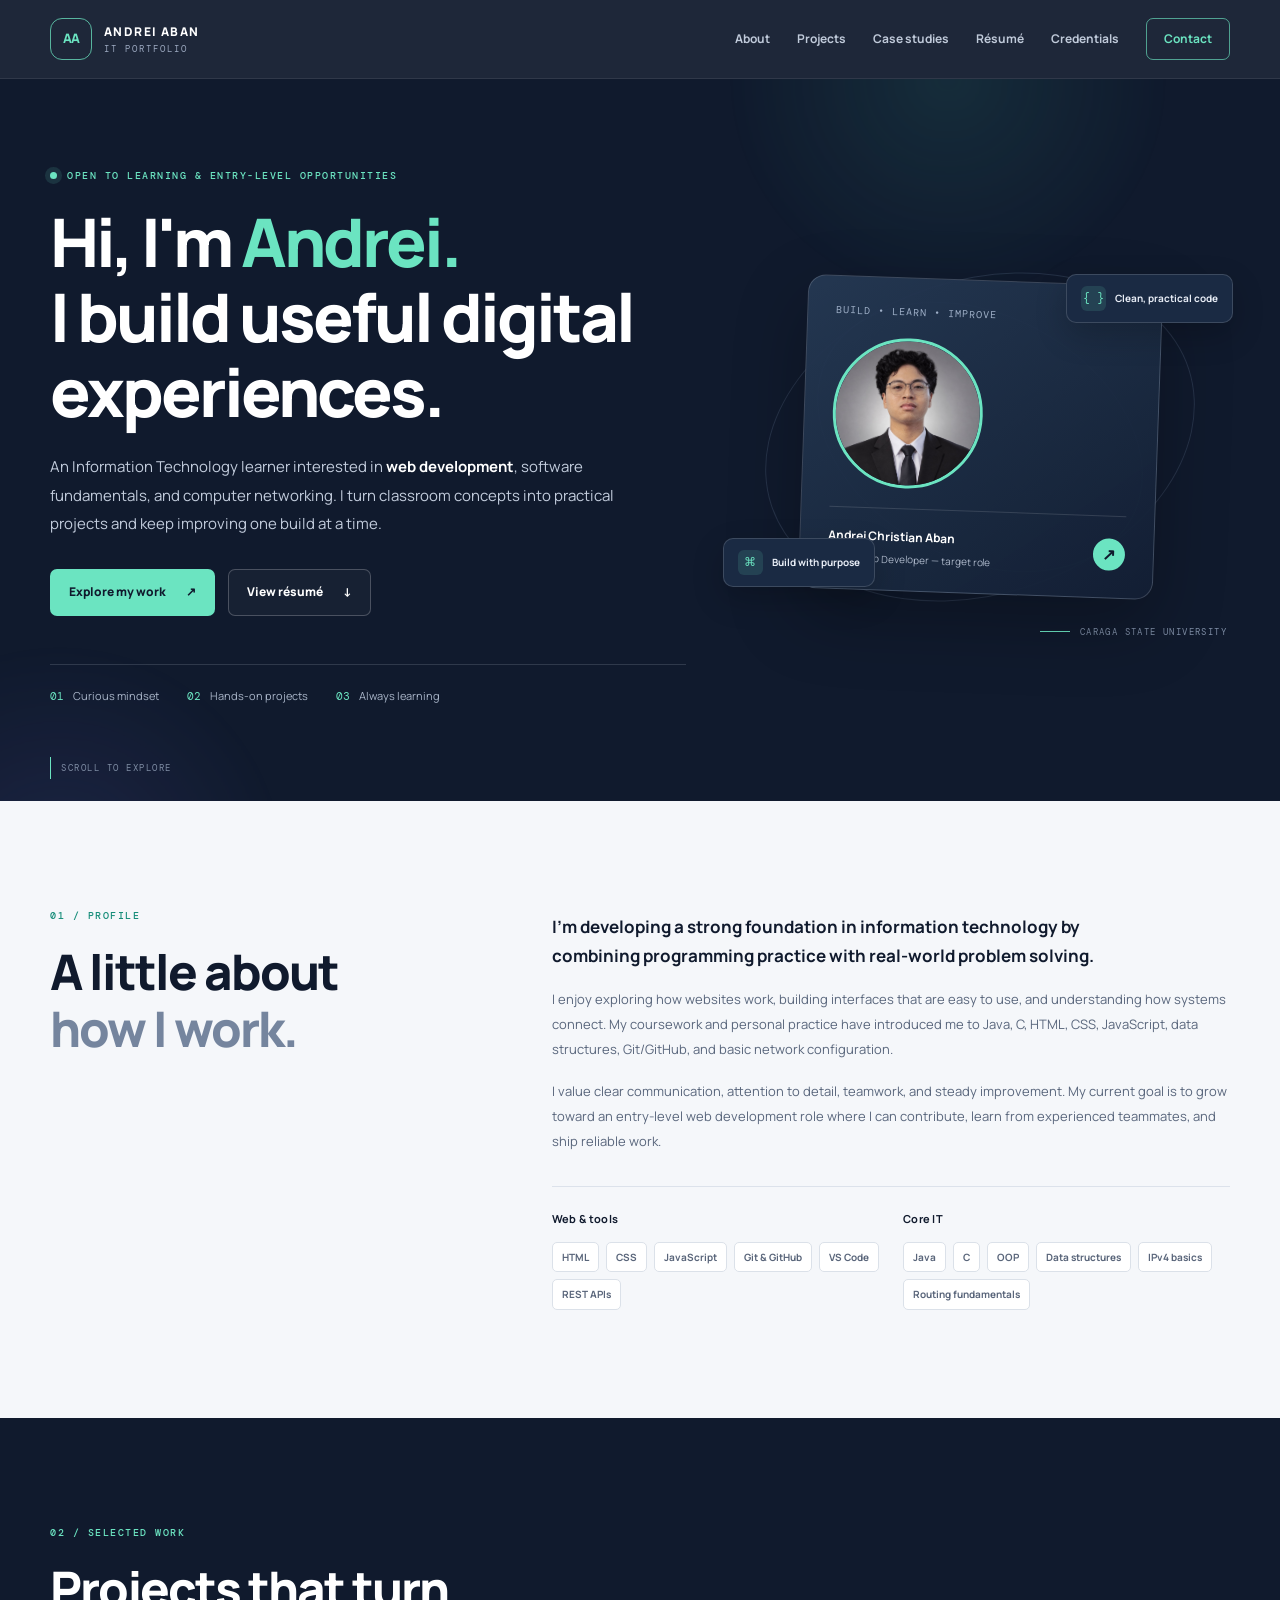
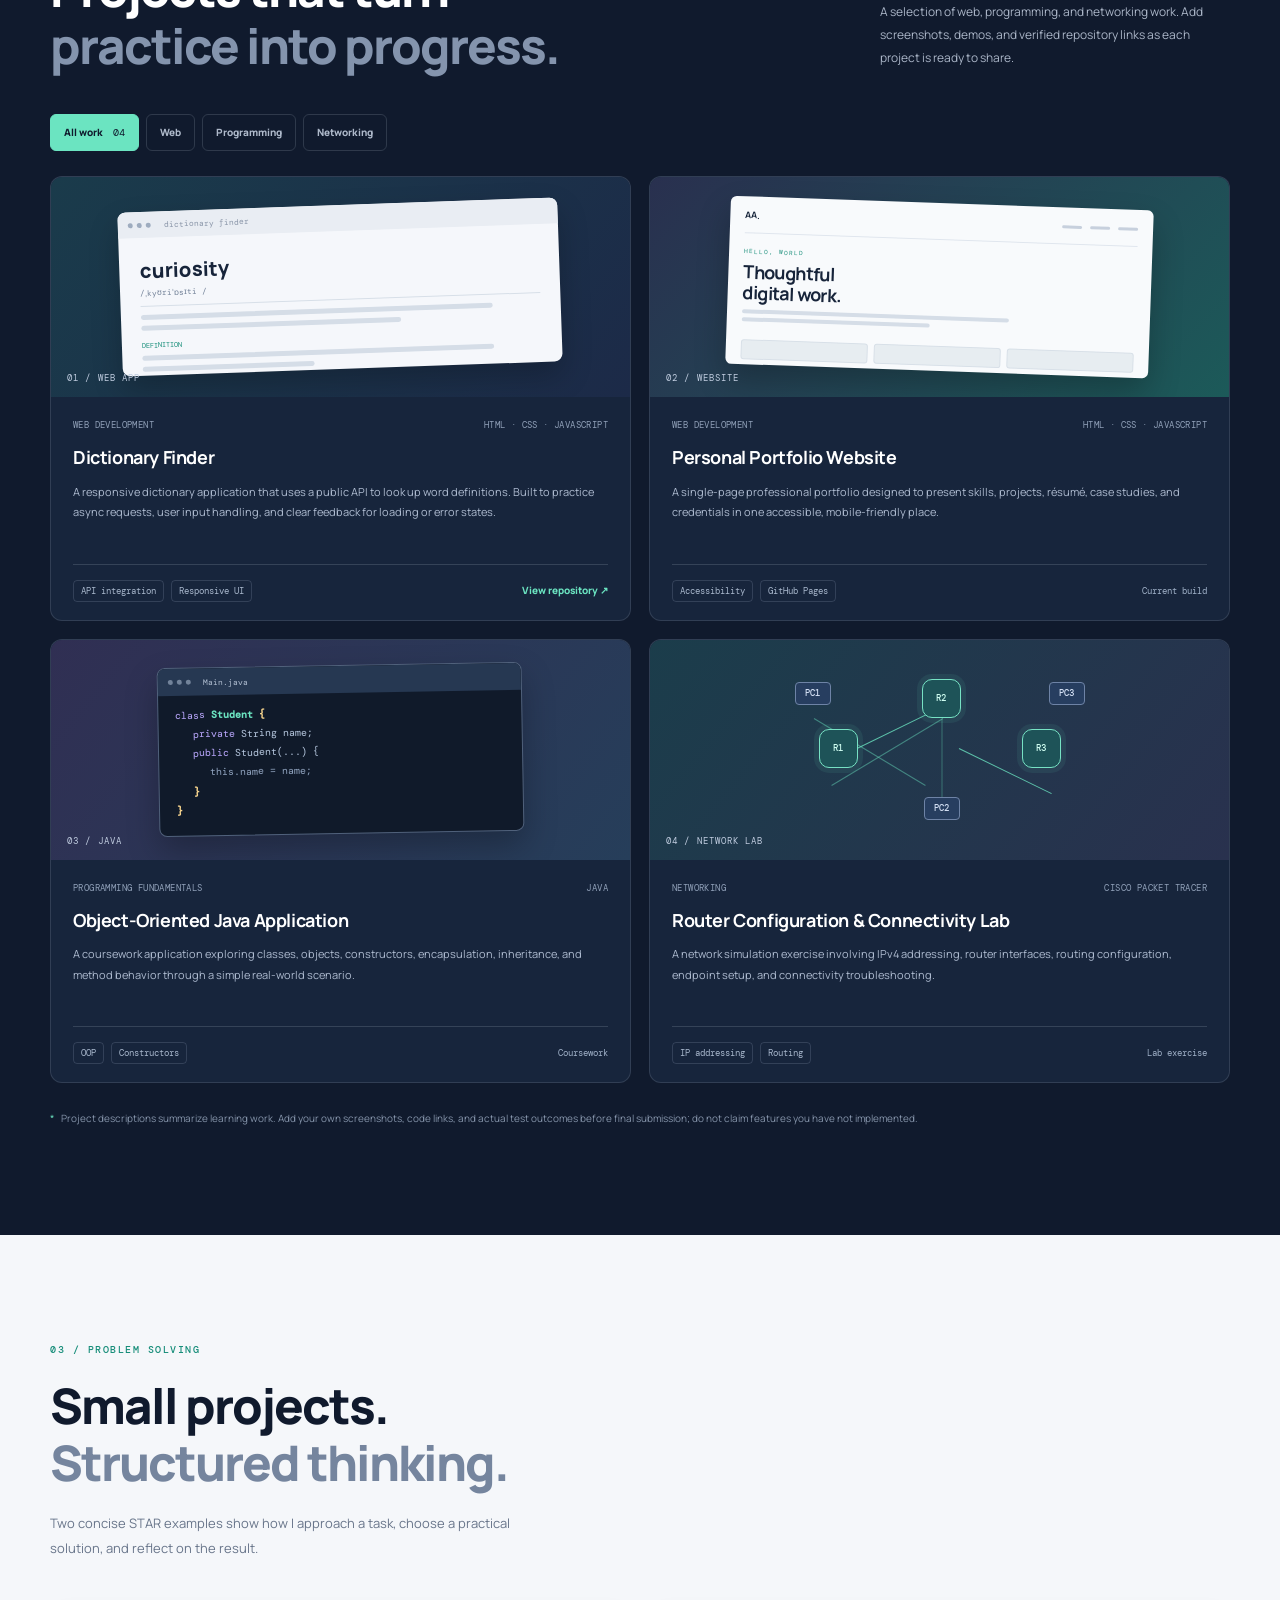
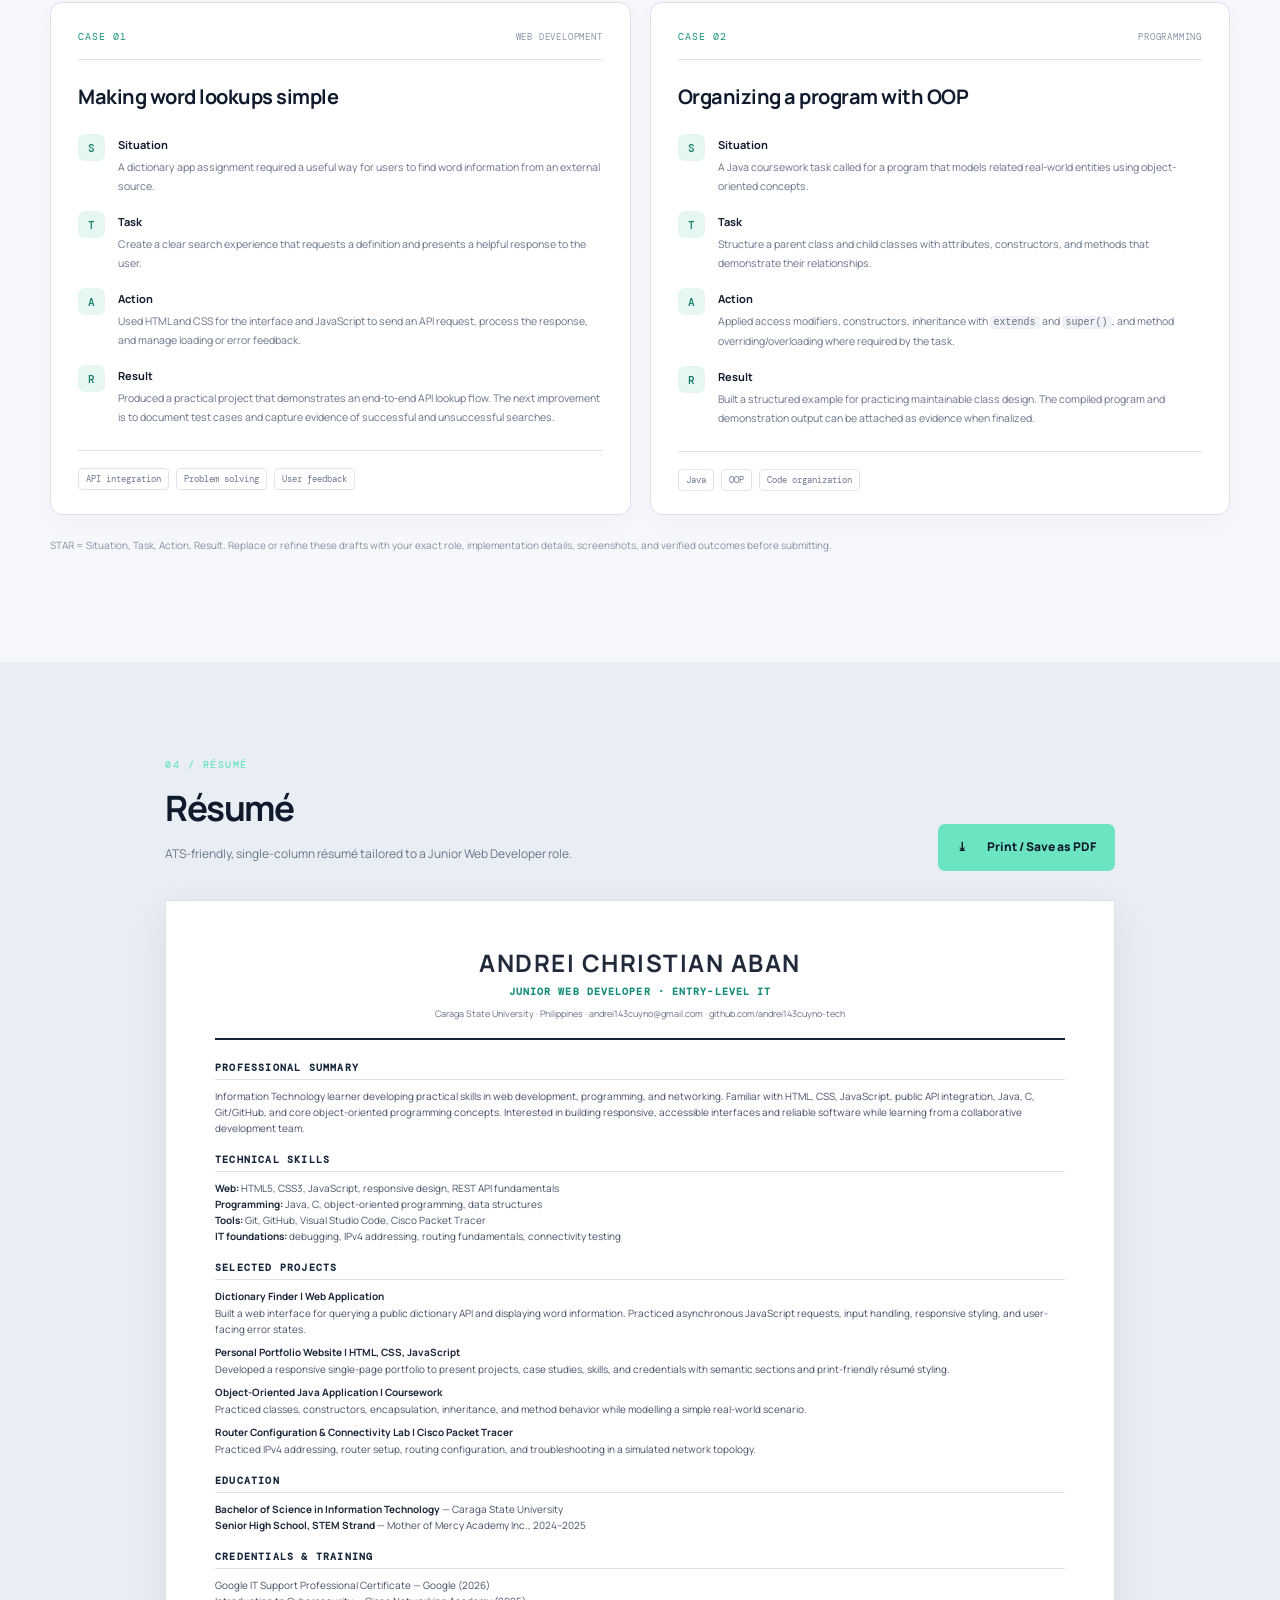
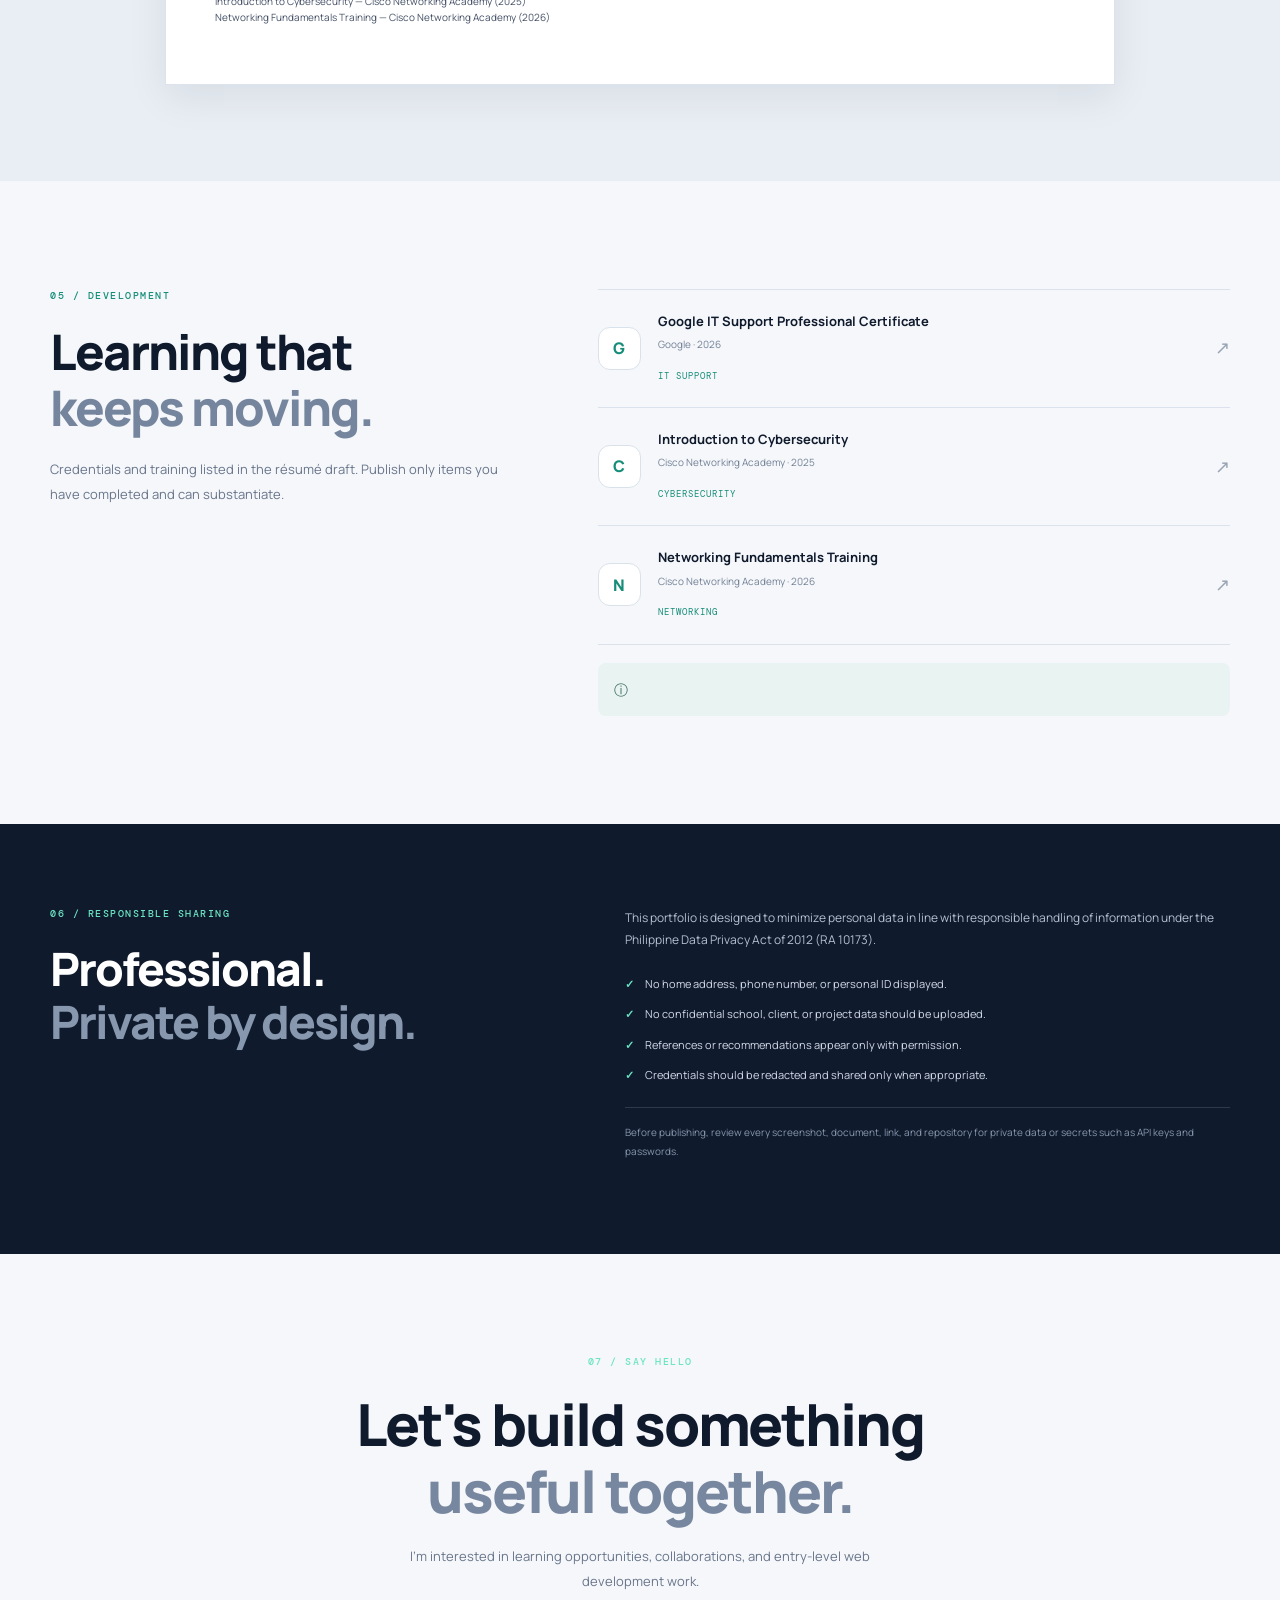
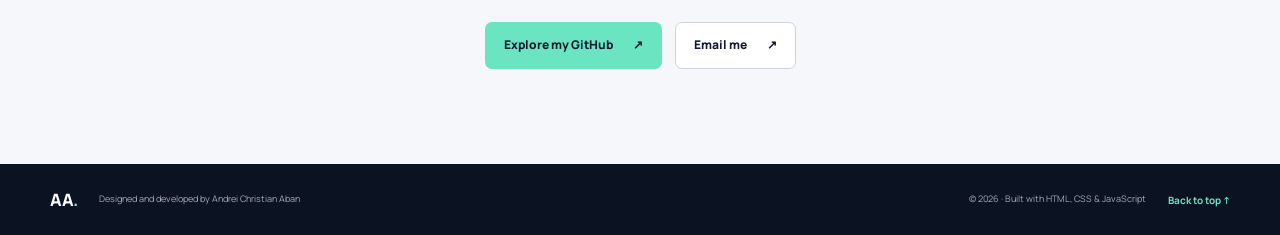
<file: index.html>
<!doctype html>
<html lang="en">
<head>
  <meta charset="utf-8">
  <meta name="viewport" content="width=device-width, initial-scale=1">
  <meta name="description" content="Andrei Christian Aban's professional portfolio featuring web development, programming, networking, and academic IT projects.">
  <meta name="theme-color" content="#101a2d">
  <title>Andrei Christian Aban | IT Portfolio</title>
  <link rel="stylesheet" href="styles.css">
  <script src="script.js" defer></script>
</head>
<body>
  <a class="skip-link" href="#main">Skip to content</a>

  <header class="site-header">
    <div class="container nav-wrap">
      <a class="brand" href="#home" aria-label="Andrei Aban home">
        <span class="brand-mark">AA</span>
        <span class="brand-text">ANDREI ABAN<span class="brand-sub">IT PORTFOLIO</span></span>
      </a>
      <button class="menu-toggle" id="menu-toggle" type="button" aria-expanded="false" aria-controls="primary-nav" aria-label="Open navigation menu">
        <span></span><span></span><span></span>
      </button>
      <nav class="primary-nav" id="primary-nav" aria-label="Primary navigation">
        <a href="#about">About</a>
        <a href="#projects">Projects</a>
        <a href="#case-studies">Case studies</a>
        <a href="#resume">Résumé</a>
        <a href="#credentials">Credentials</a>
        <a class="nav-cta" href="#contact">Contact</a>
      </nav>
    </div>
  </header>

  <main id="main">
    <section class="hero section" id="home" aria-labelledby="hero-title">
      <div class="hero-glow glow-one" aria-hidden="true"></div>
      <div class="hero-glow glow-two" aria-hidden="true"></div>
      <div class="container hero-grid">
        <div class="hero-copy">
          <p class="eyebrow"><span class="status-dot"></span> OPEN TO LEARNING & ENTRY-LEVEL OPPORTUNITIES</p>
          <h1 id="hero-title">Hi, I'm <span>Andrei.</span><br> I build useful digital experiences.</h1>
          <p class="hero-lead">An Information Technology learner interested in <strong>web development</strong>, software fundamentals, and computer networking. I turn classroom concepts into practical projects and keep improving one build at a time.</p>
          <div class="hero-actions">
            <a class="button button-primary" href="#projects">Explore my work <span aria-hidden="true">↗</span></a>
            <a class="button button-quiet" href="#resume">View résumé <span aria-hidden="true">↓</span></a>
          </div>
          <div class="hero-meta" aria-label="Portfolio highlights">
            <div><span class="meta-number">01</span><span class="meta-label">Curious mindset</span></div>
            <div><span class="meta-number">02</span><span class="meta-label">Hands-on projects</span></div>
            <div><span class="meta-number">03</span><span class="meta-label">Always learning</span></div>
          </div>
        </div>
        <div class="hero-visual" aria-label="Portfolio introduction graphic">
          <div class="orbit orbit-large"></div>
          <div class="orbit orbit-small"></div>
          <div class="profile-tile">
            <span class="tile-kicker">BUILD • LEARN • IMPROVE</span>
            <img
                class="profile-photo"
                src="me.jpg"
                alt="Portrait of Andrei Christian Aban"
            >
            <div class="tile-bottom">
              <div><strong>Andrei Christian Aban</strong><span>Junior Web Developer — target role</span></div>
              <span class="tile-arrow" aria-hidden="true">↗</span>
            </div>
          </div>
          <div class="floating-chip chip-code"><span class="chip-icon">{ }</span><span>Clean, practical code</span></div>
          <div class="floating-chip chip-web"><span class="chip-icon">⌘</span><span>Build with purpose</span></div>
          <div class="visual-caption"><span class="caption-line"></span><span>CARAGA STATE UNIVERSITY</span></div>
        </div>
      </div>
      <a class="scroll-cue" href="#about"><span class="scroll-line"></span> SCROLL TO EXPLORE</a>
    </section>

    <section class="section section-light" id="about" aria-labelledby="about-title">
      <div class="container split-layout">
        <div class="section-heading">
          <p class="eyebrow eyebrow-dark">01 / PROFILE</p>
          <h2 id="about-title">A little about<br><span>how I work.</span></h2>
        </div>
        <div class="about-content">
          <p class="about-intro">I’m developing a strong foundation in information technology by combining programming practice with real-world problem solving.</p>
          <p>I enjoy exploring how websites work, building interfaces that are easy to use, and understanding how systems connect. My coursework and personal practice have introduced me to Java, C, HTML, CSS, JavaScript, data structures, Git/GitHub, and basic network configuration.</p>
          <p>I value clear communication, attention to detail, teamwork, and steady improvement. My current goal is to grow toward an entry-level web development role where I can contribute, learn from experienced teammates, and ship reliable work.</p>
          <div class="skill-groups">
            <div class="skill-group"><h3>Web & tools</h3><div class="skill-tags"><span>HTML</span><span>CSS</span><span>JavaScript</span><span>Git & GitHub</span><span>VS Code</span><span>REST APIs</span></div></div>
            <div class="skill-group"><h3>Core IT</h3><div class="skill-tags"><span>Java</span><span>C</span><span>OOP</span><span>Data structures</span><span>IPv4 basics</span><span>Routing fundamentals</span></div></div>
          </div>
        </div>
      </div>
    </section>

    <section class="section section-dark" id="projects" aria-labelledby="projects-title">
      <div class="container">
        <div class="section-topline">
          <div class="section-heading">
            <p class="eyebrow">02 / SELECTED WORK</p>
            <h2 id="projects-title">Projects that turn<br><span>practice into progress.</span></h2>
          </div>
          <p class="section-note">A selection of web, programming, and networking work. Add screenshots, demos, and verified repository links as each project is ready to share.</p>
        </div>
        <div class="filter-row" role="group" aria-label="Filter projects">
          <button class="filter-button is-active" type="button" data-filter="all" aria-pressed="true">All work <span>04</span></button>
          <button class="filter-button" type="button" data-filter="web" aria-pressed="false">Web</button>
          <button class="filter-button" type="button" data-filter="programming" aria-pressed="false">Programming</button>
          <button class="filter-button" type="button" data-filter="networking" aria-pressed="false">Networking</button>
        </div>
        <div class="project-grid" id="project-grid">
          <article class="project-card project-featured" data-category="web">
            <div class="project-art art-dictionary" aria-hidden="true">
              <div class="mock-browser"><div class="browser-top"><i></i><i></i><i></i><span>dictionary finder</span></div><div class="dictionary-body"><div class="mock-word">curiosity<span> /ˌkyʊriˈɒsɪti /</span></div><div class="mock-rule"></div><div class="mock-line wide"></div><div class="mock-line medium"></div><div class="mock-label">DEFINITION</div><div class="mock-line wide"></div><div class="mock-line short"></div></div></div>
              <span class="art-badge">01 / WEB APP</span>
            </div>
            <div class="project-body"><div class="project-meta"><span>Web development</span><span>HTML · CSS · JavaScript</span></div><h3>Dictionary Finder</h3><p>A responsive dictionary application that uses a public API to look up word definitions. Built to practice async requests, user input handling, and clear feedback for loading or error states.</p><div class="project-footer"><div class="tag-list"><span>API integration</span><span>Responsive UI</span></div><a class="text-link" href="https://github.com/andrei143cuyno-tech/Dictionary-Finder" target="_blank" rel="noopener noreferrer">View repository <span aria-hidden="true">↗</span></a></div></div>
          </article>
          <article class="project-card" data-category="web">
            <div class="project-art art-portfolio" aria-hidden="true"><div class="mini-page"><div class="mini-nav"><b>AA.</b><span></span><span></span><span></span></div><div class="mini-hero"><i>HELLO, WORLD</i><strong>Thoughtful<br>digital work.</strong><span></span><span></span></div><div class="mini-cards"><i></i><i></i><i></i></div></div><span class="art-badge">02 / WEBSITE</span></div>
            <div class="project-body"><div class="project-meta"><span>Web development</span><span>HTML · CSS · JavaScript</span></div><h3>Personal Portfolio Website</h3><p>A single-page professional portfolio designed to present skills, projects, résumé, case studies, and credentials in one accessible, mobile-friendly place.</p><div class="project-footer"><div class="tag-list"><span>Accessibility</span><span>GitHub Pages</span></div><span class="project-status">Current build</span></div></div>
          </article>
          <article class="project-card" data-category="programming">
            <div class="project-art art-java" aria-hidden="true"><div class="code-window"><div class="code-toolbar"><span></span><span></span><span></span><b>Main.java</b></div><div class="code-lines"><p><em>class</em> <strong>Student</strong> <b>{</b></p><p class="indent"><em>private</em> String name;</p><p class="indent"><em>public</em> Student(...) {</p><p class="indent2">this.name = name;</p><p class="indent"><b>}</b></p><p><b>}</b></p></div></div><span class="art-badge">03 / JAVA</span></div>
            <div class="project-body"><div class="project-meta"><span>Programming fundamentals</span><span>Java</span></div><h3>Object-Oriented Java Application</h3><p>A coursework application exploring classes, objects, constructors, encapsulation, inheritance, and method behavior through a simple real-world scenario.</p><div class="project-footer"><div class="tag-list"><span>OOP</span><span>Constructors</span></div><span class="project-status">Coursework</span></div></div>
          </article>
          <article class="project-card" data-category="networking">
            <div class="project-art art-network" aria-hidden="true"><div class="network-map"><div class="network-node router-node">R1</div><div class="network-node router-node node-two">R2</div><div class="network-node router-node node-three">R3</div><div class="network-node pc-node pc-one">PC1</div><div class="network-node pc-node pc-two">PC2</div><div class="network-node pc-node pc-three">PC3</div><span class="network-link link-a"></span><span class="network-link link-b"></span><span class="network-link link-c"></span><span class="network-link link-d"></span><span class="network-link link-e"></span></div><span class="art-badge">04 / NETWORK LAB</span></div>
            <div class="project-body"><div class="project-meta"><span>Networking</span><span>Cisco Packet Tracer</span></div><h3>Router Configuration & Connectivity Lab</h3><p>A network simulation exercise involving IPv4 addressing, router interfaces, routing configuration, endpoint setup, and connectivity troubleshooting.</p><div class="project-footer"><div class="tag-list"><span>IP addressing</span><span>Routing</span></div><span class="project-status">Lab exercise</span></div></div>
          </article>
        </div>
        <p class="section-footnote"><span class="footnote-mark">*</span> Project descriptions summarize learning work. Add your own screenshots, code links, and actual test outcomes before final submission; do not claim features you have not implemented.</p>
      </div>
    </section>

    <section class="section section-light" id="case-studies" aria-labelledby="cases-title">
      <div class="container">
        <div class="section-heading case-heading">
          <p class="eyebrow eyebrow-dark">03 / PROBLEM SOLVING</p>
          <h2 id="cases-title">Small projects.<br><span>Structured thinking.</span></h2>
          <p class="heading-description">Two concise STAR examples show how I approach a task, choose a practical solution, and reflect on the result.</p>
        </div>
        <div class="case-grid">
          <article class="case-card">
            <div class="case-header"><span class="case-index">CASE 01</span><span class="case-type">WEB DEVELOPMENT</span></div>
            <h3>Making word lookups simple</h3>
            <div class="star-list">
              <div class="star-row"><span class="star-letter">S</span><div><h4>Situation</h4><p>A dictionary app assignment required a useful way for users to find word information from an external source.</p></div></div>
              <div class="star-row"><span class="star-letter">T</span><div><h4>Task</h4><p>Create a clear search experience that requests a definition and presents a helpful response to the user.</p></div></div>
              <div class="star-row"><span class="star-letter">A</span><div><h4>Action</h4><p>Used HTML and CSS for the interface and JavaScript to send an API request, process the response, and manage loading or error feedback.</p></div></div>
              <div class="star-row"><span class="star-letter">R</span><div><h4>Result</h4><p>Produced a practical project that demonstrates an end-to-end API lookup flow. The next improvement is to document test cases and capture evidence of successful and unsuccessful searches.</p></div></div>
            </div>
            <div class="case-skills"><span>API integration</span><span>Problem solving</span><span>User feedback</span></div>
          </article>
          <article class="case-card">
            <div class="case-header"><span class="case-index">CASE 02</span><span class="case-type">PROGRAMMING</span></div>
            <h3>Organizing a program with OOP</h3>
            <div class="star-list">
              <div class="star-row"><span class="star-letter">S</span><div><h4>Situation</h4><p>A Java coursework task called for a program that models related real-world entities using object-oriented concepts.</p></div></div>
              <div class="star-row"><span class="star-letter">T</span><div><h4>Task</h4><p>Structure a parent class and child classes with attributes, constructors, and methods that demonstrate their relationships.</p></div></div>
              <div class="star-row"><span class="star-letter">A</span><div><h4>Action</h4><p>Applied access modifiers, constructors, inheritance with <code>extends</code> and <code>super()</code>, and method overriding/overloading where required by the task.</p></div></div>
              <div class="star-row"><span class="star-letter">R</span><div><h4>Result</h4><p>Built a structured example for practicing maintainable class design. The compiled program and demonstration output can be attached as evidence when finalized.</p></div></div>
            </div>
            <div class="case-skills"><span>Java</span><span>OOP</span><span>Code organization</span></div>
          </article>
        </div>
        <p class="small-note">STAR = Situation, Task, Action, Result. Replace or refine these drafts with your exact role, implementation details, screenshots, and verified outcomes before submitting.</p>
      </div>
    </section>

    <section class="section resume-section" id="resume" aria-labelledby="resume-title">
      <div class="container resume-container">
        <div class="resume-tools screen-only">
          <div><p class="eyebrow">04 / RÉSUMÉ</p><h2 id="resume-title">Résumé</h2><p class="section-note">ATS-friendly, single-column résumé tailored to a Junior Web Developer role.</p></div>
          <button class="button button-primary print-button" id="print-resume" type="button"><span aria-hidden="true">⤓</span> Print / Save as PDF</button>
        </div>
        <article class="resume-paper" aria-label="Résumé content">
          <header class="resume-header">
            <h2>ANDREI CHRISTIAN ABAN</h2>
            <p class="resume-role">JUNIOR WEB DEVELOPER · ENTRY-LEVEL IT</p>
            <p class="resume-contact">Caraga State University · Philippines · <span class="replace-email">andrei143cuyno@gmail.com</span> · <span>github.com/andrei143cuyno-tech</span></p>
          </header>
          <section class="resume-block"><h3>PROFESSIONAL SUMMARY</h3><p>Information Technology learner developing practical skills in web development, programming, and networking. Familiar with HTML, CSS, JavaScript, public API integration, Java, C, Git/GitHub, and core object-oriented programming concepts. Interested in building responsive, accessible interfaces and reliable software while learning from a collaborative development team.</p></section>
          <section class="resume-block"><h3>TECHNICAL SKILLS</h3><p><strong>Web:</strong> HTML5, CSS3, JavaScript, responsive design, REST API fundamentals<br><strong>Programming:</strong> Java, C, object-oriented programming, data structures<br><strong>Tools:</strong> Git, GitHub, Visual Studio Code, Cisco Packet Tracer<br><strong>IT foundations:</strong> debugging, IPv4 addressing, routing fundamentals, connectivity testing</p></section>
          <section class="resume-block"><h3>SELECTED PROJECTS</h3>
            <div class="resume-project"><p><strong>Dictionary Finder | Web Application</strong></p><p>Built a web interface for querying a public dictionary API and displaying word information. Practiced asynchronous JavaScript requests, input handling, responsive styling, and user-facing error states.</p></div>
            <div class="resume-project"><p><strong>Personal Portfolio Website | HTML, CSS, JavaScript</strong></p><p>Developed a responsive single-page portfolio to present projects, case studies, skills, and credentials with semantic sections and print-friendly résumé styling.</p></div>
            <div class="resume-project"><p><strong>Object-Oriented Java Application | Coursework</strong></p><p>Practiced classes, constructors, encapsulation, inheritance, and method behavior while modelling a simple real-world scenario.</p></div>
            <div class="resume-project"><p><strong>Router Configuration & Connectivity Lab | Cisco Packet Tracer</strong></p><p>Practiced IPv4 addressing, router setup, routing configuration, and troubleshooting in a simulated network topology.</p></div>
          </section>
          <section class="resume-block"><h3>EDUCATION</h3><p><strong>Bachelor of Science in Information Technology</strong> — Caraga State University<br><strong>Senior High School, STEM Strand</strong> — Mother of Mercy Academy Inc., 2024–2025</p></section>
          <section class="resume-block"><h3>CREDENTIALS & TRAINING</h3><p>Google IT Support Professional Certificate — Google (2026)<br>Introduction to Cybersecurity — Cisco Networking Academy (2025)<br>Networking Fundamentals Training — Cisco Networking Academy (2026)</p></section>
        </article>
      </div>
    </section>

    <section class="section section-light" id="credentials" aria-labelledby="credentials-title">
      <div class="container credentials-layout">
        <div class="section-heading">
          <p class="eyebrow eyebrow-dark">05 / DEVELOPMENT</p>
          <h2 id="credentials-title">Learning that<br><span>keeps moving.</span></h2>
          <p class="heading-description">Credentials and training listed in the résumé draft. Publish only items you have completed and can substantiate.</p>
        </div>
        <div class="credential-list">
          <article class="credential-item"><div class="credential-icon" aria-hidden="true">G</div><div class="credential-copy"><h3>Google IT Support Professional Certificate</h3><p>Google · 2026</p><span class="credential-kind">IT SUPPORT</span></div><span class="credential-arrow" aria-hidden="true">↗</span></article>
          <article class="credential-item"><div class="credential-icon" aria-hidden="true">C</div><div class="credential-copy"><h3>Introduction to Cybersecurity</h3><p>Cisco Networking Academy · 2025</p><span class="credential-kind">CYBERSECURITY</span></div><span class="credential-arrow" aria-hidden="true">↗</span></article>
          <article class="credential-item"><div class="credential-icon" aria-hidden="true">N</div><div class="credential-copy"><h3>Networking Fundamentals Training</h3><p>Cisco Networking Academy · 2026</p><span class="credential-kind">NETWORKING</span></div><span class="credential-arrow" aria-hidden="true">↗</span></article>
          <div class="credential-reminder"><span aria-hidden="true">ⓘ</span></div>
        </div>
      </div>
    </section>

    <section class="section section-dark privacy-section" id="privacy" aria-labelledby="privacy-title">
      <div class="container privacy-grid">
        <div><p class="eyebrow">06 / RESPONSIBLE SHARING</p><h2 id="privacy-title">Professional.<br><span>Private by design.</span></h2></div>
        <div class="privacy-copy"><p>This portfolio is designed to minimize personal data in line with responsible handling of information under the Philippine Data Privacy Act of 2012 (RA 10173).</p><div class="privacy-checks"><p><span aria-hidden="true">✓</span> No home address, phone number, or personal ID displayed.</p><p><span aria-hidden="true">✓</span> No confidential school, client, or project data should be uploaded.</p><p><span aria-hidden="true">✓</span> References or recommendations appear only with permission.</p><p><span aria-hidden="true">✓</span> Credentials should be redacted and shared only when appropriate.</p></div><p class="privacy-footnote">Before publishing, review every screenshot, document, link, and repository for private data or secrets such as API keys and passwords.</p></div>
      </div>
    </section>

    <section class="section contact-section" id="contact" aria-labelledby="contact-title">
      <div class="container contact-inner">
        <p class="eyebrow">07 / SAY HELLO</p>
        <h2 id="contact-title">Let's build something<br><span>useful together.</span></h2>
        <p>I'm interested in learning opportunities, collaborations, and entry-level web development work.</p>
        <div class="contact-actions"><a class="button button-primary" href="https://github.com/andrei143cuyno-tech" target="_blank" rel="noopener noreferrer">Explore my GitHub <span aria-hidden="true">↗</span></a><a class="button button-outline" href="mailto:your.professional.email@example.com" id="email-link">Email me <span aria-hidden="true">↗</span></a></div>
      
      </div>
    </section>
  </main>

  <footer class="site-footer"><div class="container footer-inner"><a class="footer-brand" href="#home">AA<span>.</span></a><p>Designed and developed by Andrei Christian Aban</p><p>© <span id="current-year">2026</span> · Built with HTML, CSS & JavaScript</p><a class="back-top" href="#home">Back to top ↑</a></div></footer>
</body>
</html>
</file>
<file: styles.css>
@import url('https://fonts.googleapis.com/css2?family=DM+Mono:wght@400;500&family=Manrope:wght@400;500;600;700;800&display=swap');

:root{--ink:#101a2d;--ink-2:#17253d;--ink-3:#223653;--paper:#f5f7fa;--white:#fff;--muted:#657188;--muted-light:#b5c0d0;--line:#dce2eb;--line-dark:rgba(221,232,248,.15);--accent:#6be4c1;--accent-dark:#168d79;--purple:#a9a4ff;--font:'Manrope',Arial,sans-serif;--mono:'DM Mono',monospace;--max:1180px}
*{box-sizing:border-box}
html{scroll-behavior:smooth;scroll-padding-top:92px}
body{margin:0;background:var(--paper);color:var(--ink);font-family:var(--font);line-height:1.65;-webkit-font-smoothing:antialiased}
a{color:inherit;text-decoration:none}
button{font:inherit}
::selection{background:var(--accent);color:var(--ink)}
.container{width:min(var(--max),calc(100% - 48px));margin-inline:auto}
.section{position:relative;padding:108px 0}
.skip-link{position:absolute;top:-60px;left:16px;z-index:1000;padding:10px 14px;background:var(--accent);color:var(--ink);border-radius:8px;font-weight:800}
.skip-link:focus{top:12px}
.site-header{position:sticky;top:0;z-index:100;background:rgba(16,26,45,.94);border-bottom:1px solid rgba(255,255,255,.08);backdrop-filter:blur(18px)}
.nav-wrap{min-height:78px;display:flex;align-items:center;justify-content:space-between;gap:28px}
.brand{display:flex;align-items:center;gap:12px;color:white;flex-shrink:0}
.brand-mark{display:grid;place-items:center;width:42px;height:42px;border:1px solid rgba(107,228,193,.75);border-radius:12px;color:var(--accent);font-size:13px;font-weight:800;letter-spacing:-1px}
.brand-text{font-size:12px;font-weight:800;letter-spacing:1.4px;line-height:1.25}
.brand-sub{display:block;margin-top:4px;font:9px var(--mono);letter-spacing:2px;color:#9daac1}
.primary-nav{display:flex;align-items:center;gap:27px}
.primary-nav a{font-size:12px;font-weight:700;color:#c0cada;transition:color .2s}
.primary-nav a:hover,.primary-nav a:focus-visible{color:var(--accent)}
.primary-nav .nav-cta{padding:10px 17px;border:1px solid rgba(107,228,193,.65);border-radius:7px;color:var(--accent)}
.menu-toggle{display:none;background:transparent;border:0;padding:8px;cursor:pointer}
.menu-toggle span{display:block;width:23px;height:2px;margin:5px 0;background:white}
.hero{min-height:650px;display:flex;align-items:center;overflow:hidden;background:var(--ink);color:white;padding:90px 0 96px}
.hero-grid{display:grid;grid-template-columns:1.12fr .88fr;align-items:center;gap:45px;position:relative;z-index:1}
.hero-glow{position:absolute;border-radius:50%;filter:blur(2px);pointer-events:none}
.glow-one{width:460px;height:460px;top:-230px;right:8%;background:radial-gradient(circle,rgba(64,180,158,.12),transparent 68%)}
.glow-two{width:460px;height:460px;bottom:-300px;left:-170px;background:radial-gradient(circle,rgba(130,123,255,.11),transparent 70%)}
.eyebrow{display:flex;align-items:center;gap:10px;font:500 10px var(--mono);letter-spacing:1.5px;color:var(--accent);margin:0 0 22px;text-transform:uppercase}
.eyebrow-dark{color:var(--accent-dark)}
.status-dot{width:7px;height:7px;display:inline-block;background:var(--accent);border-radius:50%;box-shadow:0 0 0 5px rgba(107,228,193,.12)}
h1,h2,h3,h4,p{margin-top:0}
.hero h1{max-width:690px;margin-bottom:24px;font-size:clamp(40px,5.25vw,67px);line-height:1.12;letter-spacing:-3px;font-weight:800}
.hero h1 span,.section-heading h2 span,.privacy-section h2 span,.contact-inner h2 span{color:var(--accent)}
.hero-lead{max-width:600px;color:#c2ccdc;font-size:15px;line-height:1.9}
.hero-lead strong{color:white;font-weight:700}
.hero-actions,.contact-actions{display:flex;align-items:center;gap:13px;flex-wrap:wrap;margin-top:30px}
.button{min-height:47px;padding:12px 18px;border-radius:7px;display:inline-flex;align-items:center;justify-content:center;gap:20px;font-size:12px;font-weight:800;transition:transform .2s,background .2s,border-color .2s;cursor:pointer;border:1px solid transparent}
.button:hover{transform:translateY(-2px)}
.button:focus-visible,.filter-button:focus-visible,a:focus-visible,button:focus-visible{outline:3px solid #f8d67a;outline-offset:3px}
.button-primary{background:var(--accent);color:var(--ink)}
.button-primary:hover{background:#8ff0d4}
.button-quiet{color:white;border-color:rgba(255,255,255,.22);background:rgba(255,255,255,.03)}
.button-quiet:hover,.button-outline:hover{border-color:var(--accent)}
.hero-meta{display:flex;gap:28px;margin-top:48px;padding-top:22px;border-top:1px solid var(--line-dark)}
.hero-meta>div{display:flex;align-items:center;gap:9px}
.meta-number{font:11px var(--mono);color:var(--accent)}
.meta-label{font-size:11px;color:#aab6c9}
.hero-visual{position:relative;min-height:390px;display:grid;place-items:center}
.orbit{position:absolute;left:50%;top:50%;border:1px solid rgba(150,174,205,.17);border-radius:50%;transform:translate(-50%,-50%) rotate(-18deg)}
.orbit-large{width:440px;height:315px}
.orbit-small{width:345px;height:245px;transform:translate(-50%,-50%) rotate(28deg);border-color:rgba(107,228,193,.2)}
.profile-tile{position:relative;z-index:2;width:min(355px,90%);min-height:310px;padding:27px 28px 23px;border:1px solid rgba(255,255,255,.16);border-radius:18px;background:linear-gradient(145deg,rgba(37,56,83,.96),rgba(19,31,52,.97));box-shadow:0 26px 70px rgba(0,0,0,.27);display:flex;flex-direction:column;justify-content:space-between;transform:rotate(2deg)}
.tile-kicker{font:10px var(--mono);letter-spacing:1px;color:#9eafc7}
.monogram{font-size:100px;line-height:1;font-weight:800;letter-spacing:-10px;color:white;margin-top:20px}
.monogram-caret{color:var(--accent);letter-spacing:-4px}
.tile-bottom{padding-top:18px;border-top:1px solid rgba(255,255,255,.13);display:flex;align-items:center;justify-content:space-between;gap:10px}
.tile-bottom strong,.tile-bottom span{display:block}
.tile-bottom strong{font-size:12px}
.tile-bottom div span{font-size:10px;color:#aeb9cb;margin-top:4px}
.tile-arrow{display:grid!important;place-items:center;width:32px;height:32px;border-radius:50%;color:var(--ink);background:var(--accent);font-weight:800}
.floating-chip{position:absolute;z-index:3;display:flex;align-items:center;gap:9px;padding:11px 14px;border:1px solid rgba(255,255,255,.15);border-radius:10px;background:#1a2a43;color:#e8edf6;font-size:10px;font-weight:700;box-shadow:0 12px 32px rgba(0,0,0,.2)}
.chip-code{top:32px;right:-3px}.chip-web{bottom:45px;left:-8px}
.chip-icon{display:grid;place-items:center;width:25px;height:25px;border-radius:6px;background:rgba(107,228,193,.13);color:var(--accent);font:12px var(--mono)}
.visual-caption{position:absolute;right:3px;bottom:-6px;display:flex;align-items:center;gap:10px;color:#7e8da5;font:9px var(--mono);letter-spacing:1.4px}
.caption-line{height:1px;width:30px;background:var(--accent)}
.scroll-cue{position:absolute;bottom:22px;left:max(24px,calc((100vw - var(--max))/2));display:flex;gap:10px;align-items:center;color:#7f8da4;font:9px var(--mono);letter-spacing:1.5px}
.scroll-line{height:22px;width:1px;background:var(--accent)}
.section-light{background:var(--paper)}
.split-layout{display:grid;grid-template-columns:.75fr 1.25fr;gap:95px}
.section-heading h2,.privacy-section h2,.contact-inner h2{font-size:clamp(34px,4vw,49px);line-height:1.16;letter-spacing:-2px;margin:0;font-weight:800}
.section-heading h2 span{color:#75859e}
.about-content{max-width:680px;padding-top:4px}
.about-content p{color:#59667c;font-size:13px;line-height:1.95;margin-bottom:16px}
.about-content .about-intro{font-size:17px;font-weight:700;line-height:1.7;color:var(--ink);max-width:610px}
.skill-groups{display:grid;grid-template-columns:1fr 1fr;gap:24px;margin-top:31px;padding-top:23px;border-top:1px solid var(--line)}
.skill-group h3{font-size:11px;letter-spacing:.3px;margin-bottom:14px}
.skill-tags,.tag-list,.case-skills{display:flex;flex-wrap:wrap;gap:7px}
.skill-tags span{padding:6px 9px;border:1px solid #dbe1e9;border-radius:5px;background:#fff;color:#59657a;font-size:10px;font-weight:700}
.section-dark{background:var(--ink);color:white}
.section-topline{display:flex;justify-content:space-between;align-items:flex-end;gap:40px;margin-bottom:40px}
.section-dark .section-heading h2 span{color:#8494ad}
.section-note{max-width:350px;color:#aab5c7;font-size:12px;line-height:1.9;margin:0 0 5px}
.filter-row{display:flex;gap:7px;flex-wrap:wrap;margin-bottom:25px}
.filter-button{border:1px solid var(--line-dark);background:transparent;color:#aeb9ca;border-radius:6px;padding:9px 13px;font-size:10px;font-weight:800;cursor:pointer;transition:all .2s}
.filter-button span{margin-left:8px;font:10px var(--mono);color:#8292aa}
.filter-button:hover,.filter-button.is-active{background:var(--accent);border-color:var(--accent);color:var(--ink)}
.filter-button.is-active span{color:var(--ink)}
.project-grid{display:grid;grid-template-columns:repeat(2,minmax(0,1fr));gap:18px}
.project-card{background:#17253c;border:1px solid rgba(219,229,246,.13);border-radius:12px;overflow:hidden;transition:transform .25s,border-color .25s;min-width:0}
.project-card:hover{transform:translateY(-4px);border-color:rgba(107,228,193,.5)}
.project-card[hidden]{display:none}
.project-art{height:220px;position:relative;display:flex;align-items:center;justify-content:center;overflow:hidden;background:#1d2d46}
.art-dictionary{background:linear-gradient(130deg,#1a3b4b,#1c2a48)}
.mock-browser{width:76%;height:164px;border-radius:8px;overflow:hidden;background:#f5f7fb;box-shadow:0 14px 30px rgba(0,0,0,.22);transform:rotate(-2deg)}
.browser-top{height:26px;background:#e9edf3;display:flex;align-items:center;gap:4px;padding:0 10px;color:#8894a7;font:8px var(--mono)}
.browser-top i,.code-toolbar span{width:5px;height:5px;background:#9eacbf;border-radius:50%}.browser-top span{margin-left:9px}
.dictionary-body{padding:16px 20px;color:#17243a}.mock-word{font-size:20px;font-weight:800}.mock-word span{display:block;color:#718097;font:8px var(--mono);margin-top:1px}.mock-rule{height:1px;background:#d7dfe8;margin:8px 0}.mock-label{font:7px var(--mono);color:#168d79;margin:10px 0 5px}.mock-line{height:5px;background:#d5dde7;border-radius:4px;margin:6px 0}.mock-line.wide{width:88%}.mock-line.medium{width:65%}.mock-line.short{width:43%}
.art-portfolio{background:linear-gradient(135deg,#29304f,#1c5a59)}
.mini-page{width:73%;height:168px;padding:12px 15px;border-radius:6px;background:#f8fafc;box-shadow:0 15px 32px rgba(0,0,0,.24);transform:rotate(2deg)}
.mini-nav{display:flex;align-items:center;gap:8px;border-bottom:1px solid #e0e6ee;padding-bottom:9px}.mini-nav b{font-size:9px;margin-right:auto;color:#17243a}.mini-nav span{width:20px;height:3px;background:#c7d0dd;border-radius:3px}
.mini-hero{padding:14px 0 8px}.mini-hero i{display:block;font:6px var(--mono);letter-spacing:1px;color:#168d79;margin-bottom:6px}.mini-hero strong{display:block;font-size:18px;line-height:1.15;color:#17243a;letter-spacing:-.6px}.mini-hero span{display:block;height:4px;width:68%;border-radius:2px;background:#d5dde7;margin-top:7px}.mini-hero span+span{width:48%;margin-top:4px}.mini-cards{display:flex;gap:6px;margin-top:10px}.mini-cards i{display:block;height:20px;flex:1;border-radius:3px;background:#e7edf1;border:1px solid #d8e0e8}
.art-java{background:linear-gradient(130deg,#302f53,#263e5a)}
.code-window{width:76%;max-width:365px;min-height:158px;background:#101a2a;border:1px solid #50617b;border-radius:8px;overflow:hidden;transform:rotate(-1deg);box-shadow:0 15px 32px rgba(0,0,0,.25)}
.code-toolbar{height:27px;background:#263852;display:flex;align-items:center;gap:4px;padding:0 10px}.code-toolbar span{background:#72839a}.code-toolbar b{font:8px var(--mono);color:#b6c3d6;margin-left:8px}
.code-lines{padding:13px 17px}.code-lines p{margin:0 0 6px;color:#b8c9e0;font:10px var(--mono)}.code-lines em{font-style:normal;color:#bca9ff}.code-lines strong{color:#6be4c1}.code-lines b{color:#f5d38d}.code-lines .indent{padding-left:17px}.code-lines .indent2{padding-left:34px;color:#92a5c0}
.art-network{background:linear-gradient(130deg,#1b3d4b,#29314e)}
.network-map{width:310px;height:150px;position:relative}.network-node{position:absolute;z-index:2;display:grid;place-items:center;font:9px var(--mono);font-weight:500}.router-node{width:39px;height:39px;border:1px solid #77e2c4;border-radius:10px;background:#1e5358;color:#d1fff2;box-shadow:0 0 0 5px rgba(107,228,193,.08)}.node-two{top:4px;left:137px}.network-map .router-node:first-child{top:54px;left:34px}.node-three{top:54px;right:34px}.pc-node{width:36px;height:23px;border:1px solid #6e83a6;border-radius:4px;background:#273e60;color:#d4e0f4}.pc-one{top:7px;left:10px}.pc-two{bottom:5px;left:139px}.pc-three{top:7px;right:10px}.network-link{position:absolute;height:1px;background:#6be4c1;opacity:.8;transform-origin:left center}.link-a{width:100px;top:73px;left:72px;transform:rotate(-26deg)}.link-b{width:103px;top:73px;left:174px;transform:rotate(26deg)}.link-c{width:130px;top:43px;left:29px;transform:rotate(31deg);opacity:.45}.link-d{width:130px;top:43px;left:158px;transform:rotate(149deg);opacity:.45}.link-e{width:80px;top:43px;left:157px;transform:rotate(90deg);opacity:.35}
.art-badge{position:absolute;left:16px;bottom:13px;color:#c1cde0;font:9px var(--mono);letter-spacing:1.1px}
.project-body{padding:22px 22px 18px}.project-meta{display:flex;justify-content:space-between;gap:12px;flex-wrap:wrap;color:#90a0b8;font:9px var(--mono);text-transform:uppercase;letter-spacing:.4px}.project-body h3{font-size:18px;letter-spacing:-.4px;margin:12px 0 9px}.project-body>p{font-size:11px;line-height:1.9;color:#aebbd0;min-height:63px;margin-bottom:19px}.project-footer{display:flex;justify-content:space-between;align-items:center;gap:12px;flex-wrap:wrap;border-top:1px solid var(--line-dark);padding-top:15px}.tag-list span,.case-skills span{font:9px var(--mono);color:#a9b8cd;border:1px solid rgba(209,223,244,.15);border-radius:4px;padding:4px 7px}.text-link{font-size:10px;font-weight:800;color:var(--accent)}.text-link:hover{text-decoration:underline}.project-status{font:9px var(--mono);color:#a1b2c9}.section-footnote{margin:26px 0 0;color:#8594aa;font-size:10px;line-height:1.8}.footnote-mark{color:var(--accent);padding-right:5px}
.case-heading{max-width:650px;margin-bottom:42px}.heading-description{max-width:500px;margin:19px 0 0;color:#68758a;font-size:13px;line-height:1.9}.case-grid{display:grid;grid-template-columns:1fr 1fr;gap:19px}.case-card{padding:27px 27px 23px;border:1px solid var(--line);border-radius:12px;background:#fff;box-shadow:0 8px 28px rgba(16,26,45,.025)}.case-header{display:flex;justify-content:space-between;gap:10px;align-items:center;padding-bottom:16px;border-bottom:1px solid var(--line)}.case-index{font:10px var(--mono);color:var(--accent-dark);letter-spacing:1px}.case-type{font:9px var(--mono);color:#8a96a8;letter-spacing:.8px}.case-card h3{font-size:20px;letter-spacing:-.5px;margin:20px 0 21px}.star-list{display:grid;gap:15px}.star-row{display:grid;grid-template-columns:28px 1fr;gap:12px}.star-letter{width:27px;height:27px;display:grid;place-items:center;border-radius:7px;background:#e6f7f1;color:#117a69;font:11px var(--mono);font-weight:500}.star-row h4{font-size:11px;margin:2px 0 4px}.star-row p{margin:0;color:#667287;font-size:10.5px;line-height:1.8}.star-row code{font-size:10px;background:#f0f2f6;padding:1px 4px;border-radius:3px}.case-skills{margin-top:23px;padding-top:17px;border-top:1px solid var(--line)}.case-skills span{color:#6d7a90;border-color:#e0e5ec}.small-note{margin:21px 0 0;color:#8590a2;font-size:10px;line-height:1.8}
.resume-section{background:#e9eef4;padding:96px 0}.resume-container{max-width:950px}.resume-tools{display:flex;justify-content:space-between;align-items:flex-end;gap:30px;margin-bottom:29px}.resume-tools .eyebrow{margin-bottom:9px}.resume-tools h2{font-size:35px;letter-spacing:-1.5px;margin:0}.resume-tools .section-note{color:#68758a;margin-top:5px;max-width:unset}.print-button{white-space:nowrap}.resume-paper{background:#fff;border:1px solid #dce3ec;box-shadow:0 12px 38px rgba(16,26,45,.08);padding:42px 49px;color:#202a3a}.resume-header{text-align:center;border-bottom:2px solid #16243a;padding-bottom:16px;margin-bottom:21px}.resume-header h2{font-size:24px;letter-spacing:1.5px;margin:0 0 3px}.resume-role{font:700 10px var(--mono);letter-spacing:1.1px;color:#168d79;margin:0 0 9px}.resume-contact{margin:0;color:#667084;font-size:9px;line-height:1.6;overflow-wrap:anywhere}.resume-block{margin-bottom:17px}.resume-block h3{font:700 10px var(--mono);letter-spacing:1.2px;border-bottom:1px solid #dce2eb;padding-bottom:5px;margin:0 0 8px;color:#18263c}.resume-block p{font-size:10px;line-height:1.6;color:#445066;margin:0}.resume-block strong{color:#1b273a}.resume-project{margin-bottom:7px}.resume-project:last-child{margin-bottom:0}.resume-project p:first-child{margin-bottom:1px}.resume-disclaimer{max-width:840px;margin:17px auto 0;color:#667287;font-size:10px;line-height:1.8}
.credentials-layout{display:grid;grid-template-columns:.85fr 1.15fr;gap:80px}.credentials-layout .section-heading h2 span{color:#75859e}.credentials-layout .heading-description{margin-top:20px}.credential-list{border-top:1px solid var(--line)}.credential-item{display:flex;align-items:center;gap:17px;padding:21px 0;border-bottom:1px solid var(--line)}.credential-icon{width:43px;height:43px;flex-shrink:0;display:grid;place-items:center;border-radius:12px;border:1px solid #d9e2ea;background:#fff;color:#168d79;font-weight:800;font-size:16px}.credential-copy{flex:1}.credential-copy h3{font-size:13px;margin:0 0 4px}.credential-copy p{font-size:10px;color:#728096;margin:0 0 7px}.credential-kind{font:9px var(--mono);letter-spacing:1px;color:#168d79}.credential-arrow{font-size:18px;color:#99a5b5}.credential-reminder{display:flex;gap:11px;padding:15px 16px;margin-top:18px;background:#e9f3f1;border-radius:8px;color:#35675f}.credential-reminder>span{font-size:14px}.credential-reminder p{font-size:10px;line-height:1.8;margin:0}
.privacy-section{padding:83px 0}.privacy-grid{display:grid;grid-template-columns:.9fr 1.1fr;gap:80px}.privacy-section h2{font-size:clamp(32px,4vw,46px)}.privacy-section h2 span{color:#8797ae}.privacy-copy>p{font-size:12px;line-height:1.9;color:#b5c0d1}.privacy-checks{margin:23px 0}.privacy-checks p{display:flex;gap:11px;align-items:flex-start;color:#d1dae8;font-size:11px;margin:0 0 12px}.privacy-checks span{color:var(--accent);font-weight:800}.privacy-copy .privacy-footnote{border-top:1px solid var(--line-dark);padding-top:15px;color:#8797ad;font-size:10px}
.contact-section{background:#f5f7fa;text-align:center;padding:101px 0 95px}.contact-inner{max-width:700px}.contact-inner .eyebrow{justify-content:center}.contact-inner h2{font-size:clamp(37px,5vw,58px)}.contact-inner h2 span{color:#77879f}.contact-inner>p:not(.eyebrow):not(.contact-hint){max-width:490px;margin:20px auto 0;color:#68758a;font-size:13px;line-height:1.9}.contact-actions{justify-content:center;margin-top:28px}.button-outline{border-color:#cbd4df;color:var(--ink);background:white}.contact-hint{margin:16px 0 0;color:#8994a5;font-size:10px}.contact-hint code{background:#e8edf3;padding:2px 4px;border-radius:3px}
.site-footer{background:#0b1322;color:#9eabc0;padding:22px 0}.footer-inner{display:flex;align-items:center;gap:22px;flex-wrap:wrap}.footer-brand{font-size:17px;font-weight:800;color:#fff;letter-spacing:-1px}.footer-brand span{color:var(--accent)}.footer-inner p{font-size:9px;margin:0}.footer-inner p:nth-of-type(1){margin-right:auto}.back-top{font-size:10px;font-weight:700;color:var(--accent)}
@media (max-width:1000px){.primary-nav{gap:15px}.primary-nav a{font-size:11px}.hero-grid{gap:22px}.hero h1{font-size:clamp(40px,5.5vw,58px)}.hero-visual{transform:scale(.92)}.split-layout{gap:55px}.credentials-layout,.privacy-grid{gap:48px}}
@media (max-width:760px){html{scroll-padding-top:75px}.container{width:min(var(--max),calc(100% - 36px))}.section{padding:77px 0}.nav-wrap{min-height:70px}.menu-toggle{display:block}.primary-nav{display:none;position:absolute;top:70px;left:0;right:0;padding:16px 18px 22px;background:#101a2d;border-bottom:1px solid var(--line-dark);align-items:stretch;gap:2px;flex-direction:column}.primary-nav.is-open{display:flex}.primary-nav a{padding:11px 4px;font-size:13px}.primary-nav .nav-cta{margin-top:8px;text-align:center}.hero{padding:73px 0 90px}.hero-grid{grid-template-columns:1fr;gap:14px}.hero-copy{max-width:650px}.hero h1{font-size:clamp(39px,9vw,60px);letter-spacing:-2px}.hero-lead{font-size:13px}.hero-meta{gap:17px;flex-wrap:wrap;margin-top:34px}.meta-label{font-size:10px}.hero-visual{min-height:330px;margin-top:8px;transform:none}.profile-tile{width:300px;min-height:275px}.monogram{font-size:86px}.orbit-large{width:350px;height:270px}.orbit-small{width:295px;height:220px}.chip-code{right:0;top:18px}.chip-web{left:0;bottom:26px}.scroll-cue{left:18px;bottom:18px}.split-layout,.credentials-layout,.privacy-grid{grid-template-columns:1fr;gap:31px}.section-heading h2,.privacy-section h2{font-size:39px}.about-content .about-intro{font-size:16px}.skill-groups{gap:18px}.section-topline{align-items:flex-start;flex-direction:column;gap:16px;margin-bottom:30px}.section-note{max-width:550px}.project-grid,.case-grid{grid-template-columns:1fr}.project-art{height:210px}.project-body>p{min-height:0}.case-card{padding:23px 20px}.resume-section{padding:72px 0}.resume-tools{align-items:flex-start;flex-direction:column;gap:18px}.resume-paper{padding:30px 25px}.resume-header h2{font-size:21px}.privacy-section{padding:72px 0}.contact-section{padding:75px 0}.footer-inner{gap:12px}.footer-inner p:nth-of-type(1){width:calc(100% - 52px);margin-right:0}.footer-inner p:nth-of-type(2){margin-right:auto}}
@media (max-width:420px){.container{width:calc(100% - 30px)}.brand-text{font-size:11px}.hero h1{font-size:38px}.hero-actions .button{width:100%}.hero-meta{gap:12px}.meta-label{max-width:100px}.hero-visual{min-height:300px}.profile-tile{width:260px;min-height:255px;padding:22px}.monogram{font-size:77px}.floating-chip{font-size:9px;padding:8px 9px}.chip-code{right:-2px}.chip-web{left:-2px}.visual-caption{font-size:8px}.skill-groups{grid-template-columns:1fr}.project-meta{font-size:8px}.project-body{padding:20px 17px}.case-type{font-size:8px}.resume-paper{padding:25px 18px}.resume-contact{font-size:8px}.resume-block p{font-size:9.5px}.credential-item{gap:12px}.credential-copy h3{font-size:12px}}
@media (prefers-reduced-motion:reduce){html{scroll-behavior:auto}*,*::before,*::after{animation-duration:.01ms!important;animation-iteration-count:1!important;transition-duration:.01ms!important}}
@media print{
  @page{size:A4;margin:10mm}
  body{background:#fff!important;color:#111!important;font-family:Arial,sans-serif!important;font-size:9pt!important;line-height:1.35!important}
  body.print-resume *{visibility:hidden!important}
  body.print-resume #resume,body.print-resume #resume *{visibility:visible!important}
  body.print-resume #resume{display:block!important;position:absolute!important;left:0!important;top:0!important;width:100%!important;padding:0!important;margin:0!important;background:#fff!important}
  body.print-resume #resume .container{width:100%!important;max-width:none!important;margin:0!important}
  body.print-resume #resume .resume-tools,body.print-resume #resume .resume-disclaimer{display:none!important}
  body.print-resume #resume .resume-paper{box-shadow:none!important;border:0!important;padding:0!important;margin:0!important;color:#111!important}
  body.print-resume #resume .resume-header{padding-bottom:8px!important;margin-bottom:10px!important;border-color:#333!important}
  body.print-resume #resume .resume-header h2{font-size:19pt!important;margin-bottom:2px!important}
  body.print-resume #resume .resume-role{font-size:8pt!important;color:#111!important;margin-bottom:5px!important}
  body.print-resume #resume .resume-contact{font-size:7.5pt!important;color:#333!important}
  body.print-resume #resume .resume-block{margin-bottom:9px!important;break-inside:avoid}
  body.print-resume #resume .resume-block h3{font-size:8pt!important;border-color:#777!important;padding-bottom:3px!important;margin-bottom:4px!important;color:#111!important}
  body.print-resume #resume .resume-block p{font-size:8.3pt!important;line-height:1.35!important;color:#222!important}
  body.print-resume #resume .resume-project{margin-bottom:4px!important}
  body.print-resume #resume .resume-project strong{color:#111!important}
  a{color:#111!important;text-decoration:none!important}
}
.profile-photo {
  width: 150px;
  height: 150px;
  object-fit: cover;
  object-position: center;
  border-radius: 50%;
  border: 3px solid var(--accent);
  display: block;
  margin: 20px 0;
}
</file>
